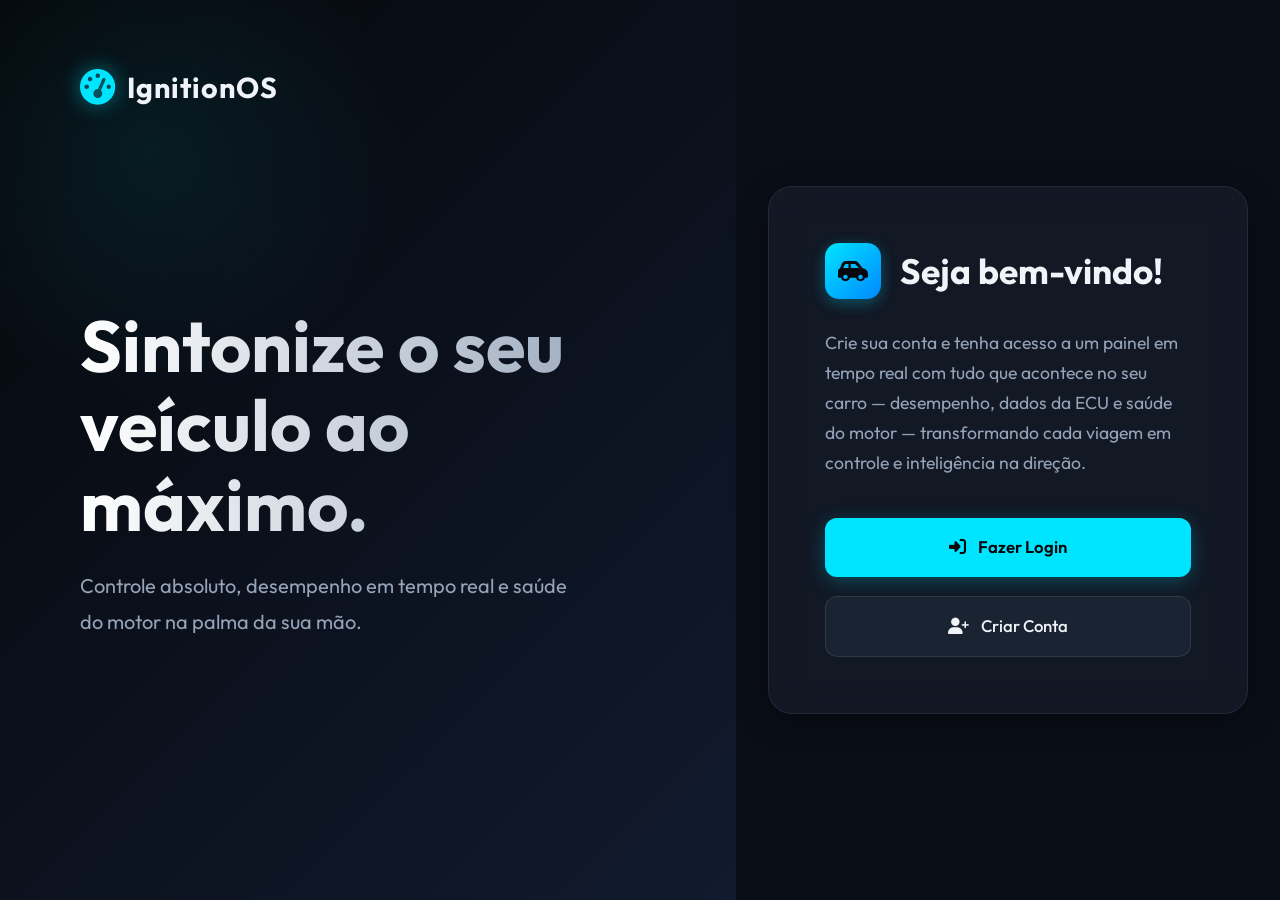
<file: index.html>
<!DOCTYPE html>
<html lang="pt-br">

<head>
    <meta charset="UTF-8">
    <meta name="viewport" content="width=device-width, initial-scale=1.0">
    <meta name="description" content="IgnitionOS - O painel em tempo real para o seu carro">
    <link rel="stylesheet" href="https://cdnjs.cloudflare.com/ajax/libs/font-awesome/6.4.0/css/all.min.css"
        integrity="sha512-iecdLmaskl7CVkqkXNQ/ZH/XLlvWZOJyj7Yy7tcenmpD1ypASozpmT/E0iPtmFIB46ZmdtAc9eNBvH0H/ZpiBw=="
        crossorigin="anonymous" referrerpolicy="no-referrer" />
    <link rel="preconnect" href="https://fonts.googleapis.com">
    <link rel="preconnect" href="https://fonts.gstatic.com" crossorigin>
    <link href="https://fonts.googleapis.com/css2?family=Outfit:wght@300;400;500;700&display=swap" rel="stylesheet">
    <link rel="stylesheet" href="style.css">
    <title>IgnitionOS | Bem-vindo</title>
</head>

<body>
    <div class="split-screen">
        <div class="left-panel">
            <div class="glass-decoration"></div>
            <div class="brand">
                <i class="fa-solid fa-gauge-high"></i>
                <h2>IgnitionOS</h2>
            </div>
            <div class="hero-content">
                <h1>Sintonize o seu veículo ao máximo.</h1>
                <p>Controle absoluto, desempenho em tempo real e saúde do motor na palma da sua mão.</p>
            </div>
        </div>
        <div class="right-panel">
            <div class="card glass-panel">
                <div class="title-container">
                    <div class="icon-wrapper">
                        <i class="fa-solid fa-car-side"></i>
                    </div>
                    <h1>Seja bem-vindo!</h1>
                </div>
                <p class="subtitle">Crie sua conta e tenha acesso a um painel em tempo real com tudo que acontece no seu
                    carro — desempenho, dados da ECU e saúde do motor — transformando cada viagem em controle e
                    inteligência na direção.</p>

                <div class="action-buttons">
                    <a href="login.html" class="btn btn-primary btn-animated">
                        <i class="fa-solid fa-right-to-bracket"></i>
                        Fazer Login
                    </a>
                    <a href="register.html" class="btn btn-secondary btn-animated">
                        <i class="fa-solid fa-user-plus"></i>
                        Criar Conta
                    </a>
                </div>
            </div>
        </div>
    </div>
</body>

</html>
</file>
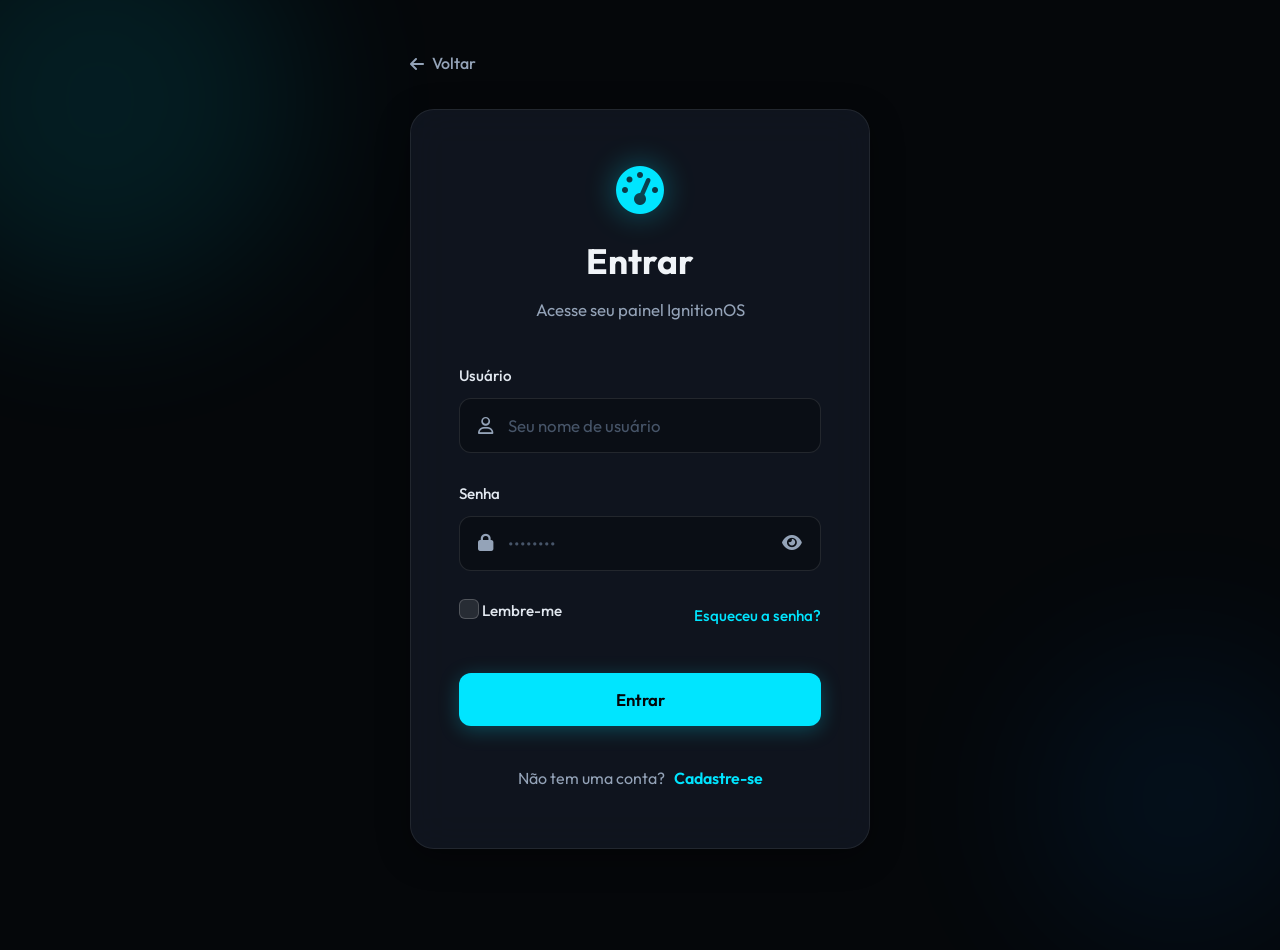
<file: login.html>
<!DOCTYPE html>
<html lang="pt-br">
<head>
    <meta charset="UTF-8">
    <meta name="viewport" content="width=device-width, initial-scale=1.0">
    <meta name="description" content="IgnitionOS - Login">
    <link rel="stylesheet" href="https://cdnjs.cloudflare.com/ajax/libs/font-awesome/6.4.0/css/all.min.css" integrity="sha512-iecdLmaskl7CVkqkXNQ/ZH/XLlvWZOJyj7Yy7tcenmpD1ypASozpmT/E0iPtmFIB46ZmdtAc9eNBvH0H/ZpiBw==" crossorigin="anonymous" referrerpolicy="no-referrer" />
    <link rel="preconnect" href="https://fonts.googleapis.com">
    <link rel="preconnect" href="https://fonts.gstatic.com" crossorigin>
    <link href="https://fonts.googleapis.com/css2?family=Outfit:wght@300;400;500;700&display=swap" rel="stylesheet">
    <link rel="stylesheet" href="style.css">
    <title>IgnitionOS | Login</title>
</head>
<body class="login-bg">
    <div class="glass-orb orb-1"></div>
    <div class="glass-orb orb-2"></div>
    
    <div class="auth-container">
        <a href="index.html" class="back-link"><i class="fa-solid fa-arrow-left"></i> Voltar</a>
        <div class="glass-panel auth-card">
            <div class="auth-header">
                <i class="fa-solid fa-gauge-high brand-icon"></i>
                <h2>Entrar</h2>
                <p>Acesse seu painel IgnitionOS</p>
            </div>
            
            <form action="login.php" method="POST" class="auth-form">
                <div class="input-group">
                    <label for="username">Usuário</label>
                    <div class="input-wrapper">
                        <i class="fa-regular fa-user"></i>
                        <input type="text" id="username" name="username" placeholder="Seu nome de usuário" required>
                    </div>
                </div>
                
                <div class="input-group">
                    <label for="password">Senha</label>
                    <div class="input-wrapper">
                        <i class="fa-solid fa-lock"></i>
                        <input type="password" id="password" name="password" placeholder="••••••••" required>
                        <i class="fa-solid fa-eye toggle-password" id="togglePassword" title="Mostrar senha"></i>
                    </div>
                </div>
                
                <div class="form-options">
                    <label class="remember">
                        <span class="custom-checkbox">
                            <input type="checkbox" name="remember">
                            <span class="checkmark"></span>
                        </span>
                        Lembre-me
                    </label>
                    <a href="#" class="forgot-password">Esqueceu a senha?</a>
                </div>
                
                <button type="submit" name="btn_login" class="btn btn-primary btn-block btn-animated">Entrar</button>
            </form>
            
            <div class="auth-footer">
                <p>Não tem uma conta? <a href="register.html">Cadastre-se</a></p>
            </div>
        </div>
    </div>
    
    <script>
        const togglePassword = document.querySelector('#togglePassword');
        const password = document.querySelector('#password');

        togglePassword.addEventListener('click', function () {
            const type = password.getAttribute('type') === 'password' ? 'text' : 'password';
            password.setAttribute('type', type);
            
            // Toggle do ícone
            if (this.classList.contains('fa-eye')) {
                this.classList.remove('fa-eye');
                this.classList.add('fa-eye-slash');
                this.setAttribute('title', 'Ocultar a senha');
            } else {
                this.classList.remove('fa-eye-slash');
                this.classList.add('fa-eye');
                this.setAttribute('title', 'Mostrar senha');
            }
        });
    </script>
</body>
</html>
</file>
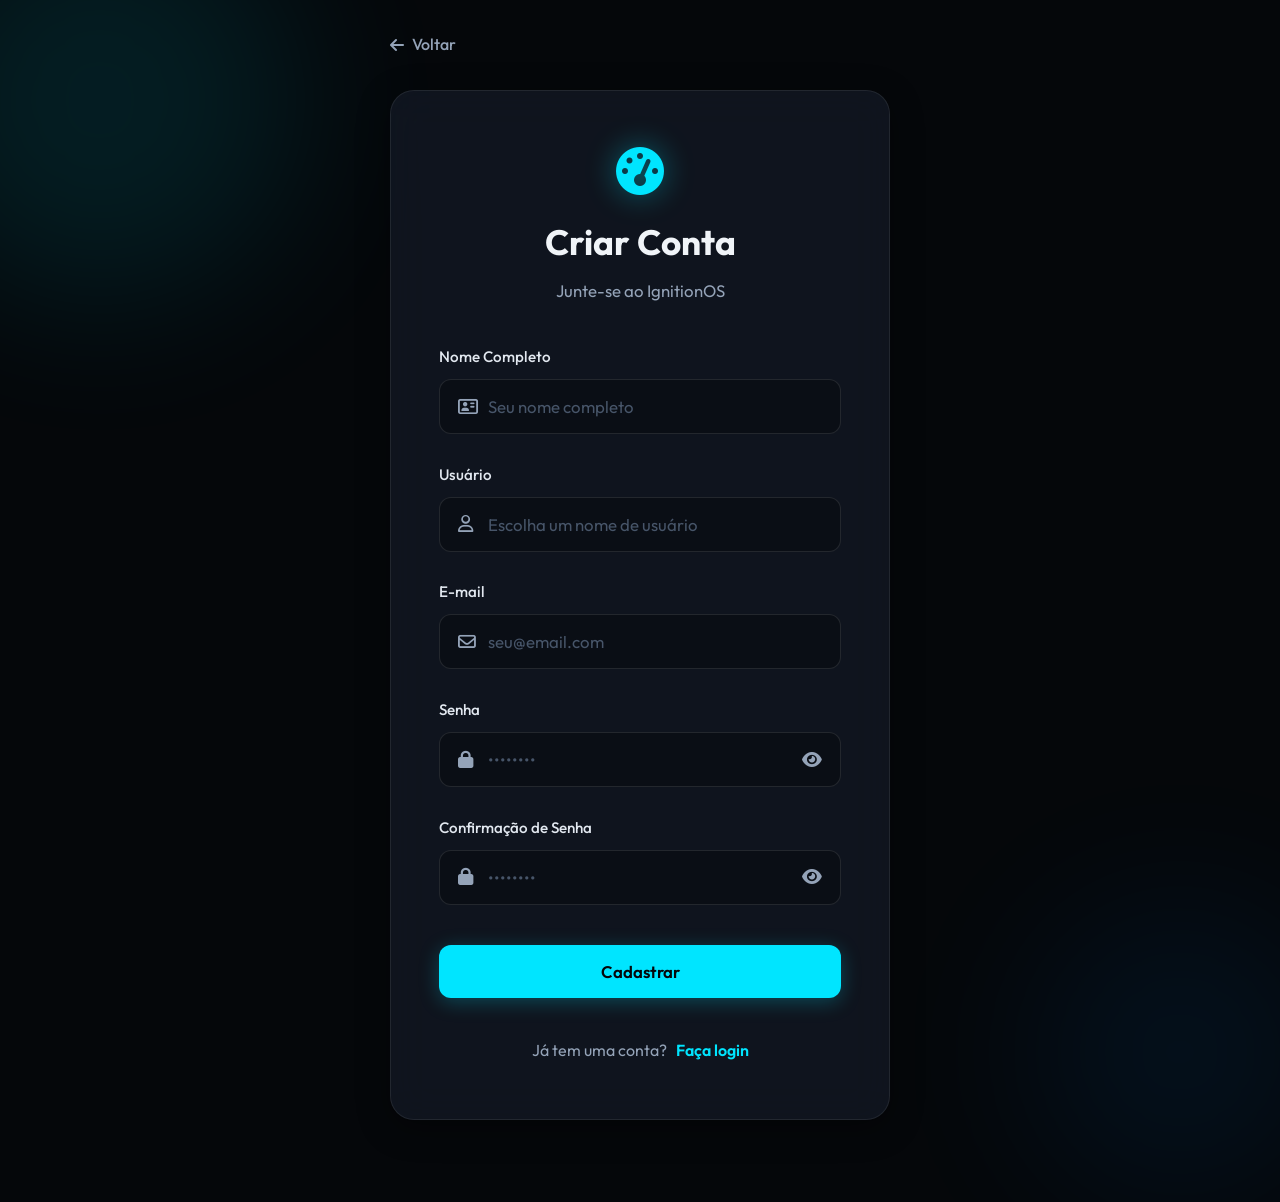
<file: register.html>
<!DOCTYPE html>
<html lang="pt-br">
<head>
    <meta charset="UTF-8">
    <meta name="viewport" content="width=device-width, initial-scale=1.0">
    <meta name="description" content="IgnitionOS - Cadastro">
    <link rel="stylesheet" href="https://cdnjs.cloudflare.com/ajax/libs/font-awesome/6.4.0/css/all.min.css" integrity="sha512-iecdLmaskl7CVkqkXNQ/ZH/XLlvWZOJyj7Yy7tcenmpD1ypASozpmT/E0iPtmFIB46ZmdtAc9eNBvH0H/ZpiBw==" crossorigin="anonymous" referrerpolicy="no-referrer" />
    <link rel="preconnect" href="https://fonts.googleapis.com">
    <link rel="preconnect" href="https://fonts.gstatic.com" crossorigin>
    <link href="https://fonts.googleapis.com/css2?family=Outfit:wght@300;400;500;700&display=swap" rel="stylesheet">
    <link rel="stylesheet" href="style.css">
    <title>IgnitionOS | Cadastro</title>
</head>
<body class="login-bg">
    <div class="glass-orb orb-1"></div>
    <div class="glass-orb orb-2"></div>
    
    <div class="auth-container" style="max-width: 500px;">
        <a href="login.html" class="back-link"><i class="fa-solid fa-arrow-left"></i> Voltar</a>
        <div class="glass-panel auth-card">
            <div class="auth-header">
                <i class="fa-solid fa-gauge-high brand-icon"></i>
                <h2>Criar Conta</h2>
                <p>Junte-se ao IgnitionOS</p>
            </div>
            
            <form action="register.php" method="POST" class="auth-form">
                <div class="input-group">
                    <label for="fullname">Nome Completo</label>
                    <div class="input-wrapper">
                        <i class="fa-regular fa-address-card"></i>
                        <input type="text" id="fullname" name="fullname" placeholder="Seu nome completo" required>
                    </div>
                </div>
                
                <div class="input-group">
                    <label for="username">Usuário</label>
                    <div class="input-wrapper">
                        <i class="fa-regular fa-user"></i>
                        <input type="text" id="username" name="username" placeholder="Escolha um nome de usuário" required>
                    </div>
                </div>
                
                <div class="input-group">
                    <label for="email">E-mail</label>
                    <div class="input-wrapper">
                        <i class="fa-regular fa-envelope"></i>
                        <input type="email" id="email" name="email" placeholder="seu@email.com" required>
                    </div>
                </div>
                
                <div class="input-group">
                    <label for="password">Senha</label>
                    <div class="input-wrapper">
                        <i class="fa-solid fa-lock"></i>
                        <input type="password" id="password" name="password" placeholder="••••••••" required>
                        <i class="fa-solid fa-eye toggle-password" id="togglePassword" title="Mostrar senha"></i>
                    </div>
                </div>
                
                <div class="input-group" style="margin-bottom: 2.5rem;">
                    <label for="password_confirm">Confirmação de Senha</label>
                    <div class="input-wrapper">
                        <i class="fa-solid fa-lock"></i>
                        <input type="password" id="password_confirm" name="password_confirm" placeholder="••••••••" required>
                        <i class="fa-solid fa-eye toggle-password" id="togglePasswordConfirm" title="Mostrar senha"></i>
                    </div>
                </div>
                
                <button type="submit" name="btn_register" class="btn btn-primary btn-block btn-animated">Cadastrar</button>
            </form>
            
            <div class="auth-footer">
                <p>Já tem uma conta? <a href="login.html">Faça login</a></p>
            </div>
        </div>
    </div>

    <script>
        function setupPasswordToggle(toggleId, inputId) {
            const toggleBtn = document.querySelector(toggleId);
            const inputField = document.querySelector(inputId);

            if(toggleBtn && inputField) {
                toggleBtn.addEventListener('click', function () {
                    const type = inputField.getAttribute('type') === 'password' ? 'text' : 'password';
                    inputField.setAttribute('type', type);
                    
                    if (this.classList.contains('fa-eye')) {
                        this.classList.remove('fa-eye');
                        this.classList.add('fa-eye-slash');
                        this.setAttribute('title', 'Ocultar a senha');
                    } else {
                        this.classList.remove('fa-eye-slash');
                        this.classList.add('fa-eye');
                        this.setAttribute('title', 'Mostrar senha');
                    }
                });
            }
        }

        setupPasswordToggle('#togglePassword', '#password');
        setupPasswordToggle('#togglePasswordConfirm', '#password_confirm');
    </script>
</body>
</html>
</file>
<file: style.css>
:root {
    --bg-dark: #0a0e17;
    --bg-darker: #05070a;
    --primary: #00e5ff;
    --primary-hover: #00b9cc;
    --secondary: #1a2332;
    --secondary-hover: #263348;
    --text-main: #f0f4f8;
    --text-muted: #94a3b8;
    --glass-bg: rgba(26, 35, 50, 0.5);
    --glass-border: rgba(255, 255, 255, 0.08);
    --glass-shadow: 0 8px 32px 0 rgba(0, 0, 0, 0.37);
    --transition: all 0.3s cubic-bezier(0.4, 0, 0.2, 1);
}

* {
    margin: 0;
    padding: 0;
    box-sizing: border-box;
}

body {
    font-family: "Outfit", "Montserrat", sans-serif;
    background-color: var(--bg-dark);
    color: var(--text-main);
    line-height: 1.6;
    min-height: 100vh;
    overflow-x: hidden;
}

/* Glassmorphism utility */
.glass-panel {
    background: var(--glass-bg);
    backdrop-filter: blur(20px);
    -webkit-backdrop-filter: blur(20px);
    border: 1px solid var(--glass-border);
    border-radius: 24px;
    box-shadow: var(--glass-shadow);
}

/* Base Buttons */
.btn {
    display: inline-flex;
    align-items: center;
    justify-content: center;
    gap: 12px;
    padding: 16px 28px;
    border-radius: 12px;
    font-weight: 500;
    font-size: 1.05rem;
    text-decoration: none;
    transition: var(--transition);
    cursor: pointer;
    border: none;
    font-family: inherit;
    position: relative;
    overflow: hidden;
}

.btn-block {
    width: 100%;
}

.btn-primary {
    background-color: var(--primary);
    color: var(--bg-darker);
    box-shadow: 0 4px 20px rgba(0, 229, 255, 0.25);
    font-weight: 600;
}

.btn-primary:hover {
    background-color: var(--primary-hover);
    box-shadow: 0 6px 25px rgba(0, 229, 255, 0.4);
    transform: translateY(-2px);
}

.btn-secondary {
    background-color: var(--secondary);
    color: var(--text-main);
    border: 1px solid rgba(255, 255, 255, 0.1);
}

.btn-secondary:hover {
    background-color: var(--secondary-hover);
    border-color: rgba(255, 255, 255, 0.2);
    transform: translateY(-2px);
}

.btn-animated::after {
    content: "";
    position: absolute;
    top: 50%;
    left: 50%;
    width: 300%;
    height: 300%;
    background: rgba(255, 255, 255, 0.1);
    transform: translate(-50%, -50%) scale(0);
    border-radius: 50%;
    transition: transform 0.6s ease-out;
}

.btn-animated:active::after {
    transform: translate(-50%, -50%) scale(1);
    transition: 0s;
}

/* =========================================
   Index / Split Screen Landing
========================================= */
.split-screen {
    display: flex;
    min-height: 100vh;
}

.left-panel {
    flex: 1.2;
    background: linear-gradient(135deg, var(--bg-darker) 0%, #111a2e 100%);
    padding: 4rem 5rem;
    display: flex;
    flex-direction: column;
    justify-content: space-between;
    position: relative;
    overflow: hidden;
}

.glass-decoration {
    position: absolute;
    width: 600px;
    height: 600px;
    border-radius: 50%;
    background: radial-gradient(circle, rgba(0,229,255,0.08) 0%, rgba(0,0,0,0) 60%);
    top: -150px;
    left: -150px;
    z-index: 0;
}

.brand {
    display: flex;
    align-items: center;
    gap: 12px;
    z-index: 1;
}

.brand i {
    font-size: 2.2rem;
    color: var(--primary);
    filter: drop-shadow(0 0 10px rgba(0, 229, 255, 0.5));
}

.brand h2 {
    font-weight: 700;
    letter-spacing: 1px;
    font-size: 1.8rem;
}

.hero-content {
    z-index: 1;
    margin-bottom: auto;
    margin-top: auto;
    animation: fadeSlideUp 0.8s ease-out;
}

.hero-content h1 {
    font-size: 4.5rem;
    line-height: 1.1;
    margin-bottom: 24px;
    background: linear-gradient(to right, #ffffff, #94a3b8);
    -webkit-background-clip: text;
    -webkit-text-fill-color: transparent;
    font-weight: 700;
}

.hero-content p {
    font-size: 1.25rem;
    color: var(--text-muted);
    max-width: 85%;
    line-height: 1.8;
}

.right-panel {
    flex: 1;
    display: flex;
    align-items: center;
    justify-content: center;
    padding: 2rem;
    background-color: var(--bg-dark);
    position: relative;
}

.card {
    padding: 3.5rem;
    max-width: 540px;
    width: 100%;
    animation: scaleIn 0.6s ease-out;
}

.title-container {
    display: flex;
    align-items: center;
    gap: 1.2rem;
    margin-bottom: 1.8rem;
}

.icon-wrapper {
    background: linear-gradient(135deg, var(--primary) 0%, #0088ff 100%);
    width: 56px;
    height: 56px;
    border-radius: 14px;
    display: flex;
    align-items: center;
    justify-content: center;
    color: var(--bg-darker);
    font-size: 1.5rem;
    box-shadow: 0 4px 15px rgba(0, 229, 255, 0.3);
}

.card h1 {
    font-size: 2.2rem;
    font-weight: 700;
}

.subtitle {
    color: var(--text-muted);
    margin-bottom: 2.5rem;
    font-size: 1.1rem;
    line-height: 1.7;
}

.action-buttons {
    display: flex;
    flex-direction: column;
    gap: 1.2rem;
}

/* =========================================
   Auth Screens (Login)
========================================= */
.login-bg {
    background: var(--bg-darker);
    display: flex;
    align-items: center;
    justify-content: center;
    padding: 2rem;
    position: relative;
}

/* Background animated orbs for modern feel */
.glass-orb {
    position: absolute;
    border-radius: 50%;
    filter: blur(80px);
    z-index: 0;
    opacity: 0.5;
}

.orb-1 {
    width: 400px;
    height: 400px;
    background: rgba(0, 229, 255, 0.2);
    top: -100px;
    left: -100px;
    animation: float 8s ease-in-out infinite;
}

.orb-2 {
    width: 300px;
    height: 300px;
    background: rgba(0, 136, 255, 0.15);
    bottom: -50px;
    right: -50px;
    animation: float 10s ease-in-out infinite reverse;
}

.auth-container {
    width: 100%;
    max-width: 460px;
    z-index: 1;
    position: relative;
    animation: fadeSlideUp 0.6s ease-out;
}

.back-link {
    display: inline-flex;
    align-items: center;
    gap: 8px;
    color: var(--text-muted);
    text-decoration: none;
    margin-bottom: 2rem;
    font-weight: 500;
    transition: var(--transition);
}

.back-link:hover {
    color: var(--primary);
    transform: translateX(-6px);
}

.auth-card {
    padding: 3.5rem 3rem;
}

.auth-header {
    text-align: center;
    margin-bottom: 2.5rem;
}

.brand-icon {
    font-size: 3rem;
    color: var(--primary);
    margin-bottom: 1.2rem;
    filter: drop-shadow(0 0 15px rgba(0, 229, 255, 0.4));
}

.auth-header h2 {
    font-size: 2.2rem;
    margin-bottom: 0.5rem;
    font-weight: 700;
}

.auth-header p {
    color: var(--text-muted);
    font-size: 1.05rem;
}

.auth-form .input-group {
    margin-bottom: 1.8rem;
}

.auth-form label {
    display: block;
    margin-bottom: 0.6rem;
    font-weight: 500;
    font-size: 0.95rem;
    color: #e2e8f0;
}

.input-wrapper {
    position: relative;
    display: flex;
    align-items: center;
}

.input-wrapper i {
    position: absolute;
    left: 1.2rem;
    color: var(--text-muted);
    font-size: 1.1rem;
    transition: var(--transition);
}

.input-wrapper input {
    width: 100%;
    padding: 16px 48px 16px 48px;
    border-radius: 12px;
    border: 1px solid rgba(255, 255, 255, 0.1);
    background: rgba(0, 0, 0, 0.25);
    color: var(--text-main);
    font-family: inherit;
    font-size: 1.05rem;
    transition: var(--transition);
}

.input-wrapper input:focus {
    outline: none;
    border-color: var(--primary);
    box-shadow: 0 0 0 4px rgba(0, 229, 255, 0.15);
    background: rgba(0, 0, 0, 0.4);
}

.input-wrapper input:focus + i,
.input-wrapper input:focus ~ i {
    color: var(--primary);
}

.input-wrapper input::placeholder {
    color: #475569;
}

.input-wrapper i.toggle-password {
    left: auto;
    right: 1.2rem;
    cursor: pointer;
    z-index: 10;
}

.input-wrapper i.toggle-password:hover {
    color: var(--text-main);
}

.form-options {
    display: flex;
    justify-content: space-between;
    align-items: center;
    margin-bottom: 2.5rem;
    font-size: 0.95rem;
}

/* Custom Checkbox */
.remember {
    display: flex;
    align-items: center;
    gap: 10px;
    cursor: pointer;
    color: var(--text-muted);
    user-select: none;
}

.custom-checkbox {
    position: relative;
    display: inline-block;
    width: 20px;
    height: 20px;
}

.custom-checkbox input {
    opacity: 0;
    width: 0;
    height: 0;
}

.checkmark {
    position: absolute;
    top: 0;
    left: 0;
    height: 20px;
    width: 20px;
    background-color: rgba(255,255,255,0.1);
    border: 1px solid rgba(255,255,255,0.2);
    border-radius: 6px;
    transition: var(--transition);
}

.custom-checkbox input:checked ~ .checkmark {
    background-color: var(--primary);
    border-color: var(--primary);
    box-shadow: 0 0 10px rgba(0, 229, 255, 0.4);
}

.checkmark:after {
    content: "";
    position: absolute;
    display: none;
    left: 6px;
    top: 2px;
    width: 5px;
    height: 10px;
    border: solid var(--bg-darker);
    border-width: 0 2px 2px 0;
    transform: rotate(45deg);
}

.custom-checkbox input:checked ~ .checkmark:after {
    display: block;
}

.forgot-password {
    color: var(--primary);
    text-decoration: none;
    transition: var(--transition);
    font-weight: 500;
}

.forgot-password:hover {
    color: var(--primary-hover);
    text-decoration: underline;
    text-shadow: 0 0 8px rgba(0, 229, 255, 0.4);
}

.auth-footer {
    margin-top: 2.5rem;
    text-align: center;
    font-size: 1rem;
    color: var(--text-muted);
}

.auth-footer a {
    color: var(--primary);
    text-decoration: none;
    font-weight: 600;
    margin-left: 6px;
    transition: var(--transition);
}

.auth-footer a:hover {
    text-decoration: underline;
    text-shadow: 0 0 8px rgba(0, 229, 255, 0.4);
}

/* =========================================
   Animations & Keyframes
========================================= */
@keyframes fadeSlideUp {
    from {
        opacity: 0;
        transform: translateY(20px);
    }
    to {
        opacity: 1;
        transform: translateY(0);
    }
}

@keyframes scaleIn {
    from {
        opacity: 0;
        transform: scale(0.95);
    }
    to {
        opacity: 1;
        transform: scale(1);
    }
}

@keyframes float {
    0% { transform: translateY(0px); }
    50% { transform: translateY(-30px); }
    100% { transform: translateY(0px); }
}

/* =========================================
   Responsiveness
========================================= */
@media (max-width: 1024px) {
    .left-panel {
        padding: 3rem;
    }
    
    .hero-content h1 {
        font-size: 3.5rem;
    }
}

@media (max-width: 768px) {
    .split-screen {
        flex-direction: column;
    }

    .left-panel {
        padding: 3rem 2rem;
        min-height: 45vh;
        align-items: center;
        text-align: center;
    }

    .hero-content {
        margin-top: 2rem;
        display: flex;
        flex-direction: column;
        align-items: center;
    }

    .hero-content p {
        max-width: 100%;
    }

    .right-panel {
        padding: 2rem 1rem;
        align-items: flex-start;
    }

    .card {
        padding: 2.5rem 2rem;
    }

    .auth-card {
        padding: 2.5rem 2rem;
    }
}

@media (max-width: 480px) {
    .hero-content h1 {
        font-size: 2.8rem;
    }
    
    .card, .auth-card {
        padding: 2rem 1.5rem;
    }
    
    .auth-header h2 {
        font-size: 1.8rem;
    }
}
</file>
